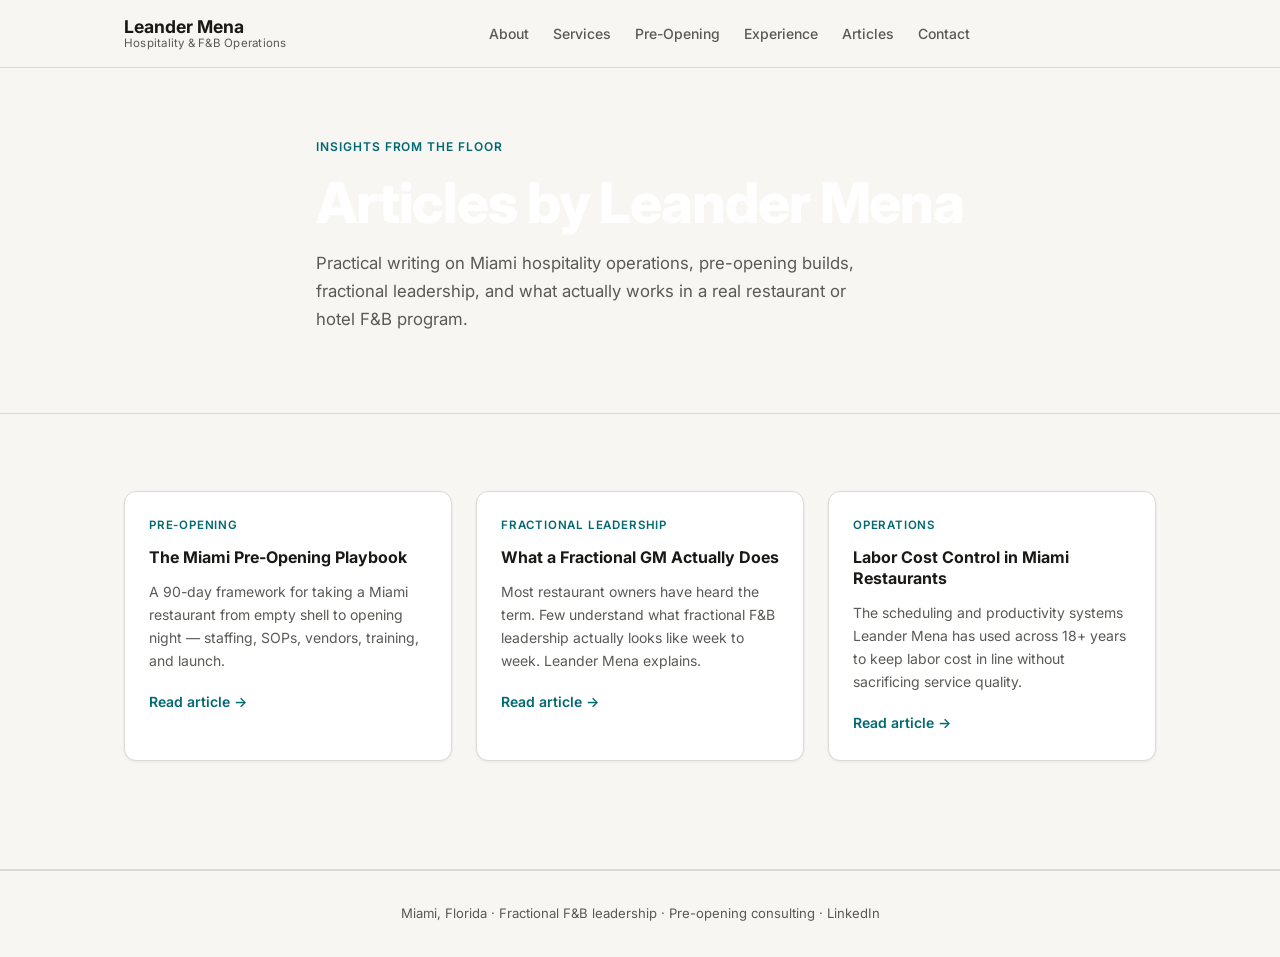
<file: blog/index.html>
<!DOCTYPE html>
<html lang="en">
<head>
  <meta charset="UTF-8" />
  <meta name="viewport" content="width=device-width, initial-scale=1.0" />
  <title>Articles by Leander Mena | Miami Hospitality Consulting</title>
  <meta name="description" content="Practical articles on pre-opening restaurant launches, fractional F&B leadership, labor cost control, and operations in Miami by Leander Mena." />
  <link rel="canonical" href="https://www.leandermena.com/blog/" />
  <link rel="preconnect" href="https://fonts.googleapis.com" />
  <link rel="preconnect" href="https://fonts.gstatic.com" crossorigin />
  <link href="https://fonts.googleapis.com/css2?family=Inter:wght@400;500;600;700;800&display=swap" rel="stylesheet" />
  <link rel="stylesheet" href="../style.css" />
</head>
<body>
  <header class="site-header">
    <div class="container nav">
      <a class="brand" href="../index.html">Leander Mena<small>Hospitality &amp; F&amp;B Operations</small></a>
      <nav class="nav-links">
        <a href="../about.html">About</a>
        <a href="../services.html">Services</a>
        <a href="../pre-opening.html">Pre-Opening</a>
        <a href="../experience.html">Experience</a>
        <a href="index.html" aria-current="page">Articles</a>
        <a href="../contact.html">Contact</a>
      </nav>
    </div>
  </header>

  <main>
    <section class="hero" style="min-height:30vh">
      <div class="container">
        <span class="kicker">Insights from the floor</span>
        <h1>Articles by Leander Mena</h1>
        <p class="lead">Practical writing on Miami hospitality operations, pre-opening builds,
        fractional leadership, and what actually works in a real restaurant or hotel F&amp;B program.</p>
      </div>
    </section>

    <section class="section">
      <div class="container">
        <div class="grid-3">

          <article class="card">
            <div class="eyebrow">Pre-Opening</div>
            <h3>The Miami Pre-Opening Playbook</h3>
            <p>A 90-day framework for taking a Miami restaurant from empty shell to opening
            night &mdash; staffing, SOPs, vendors, training, and launch.</p>
            <a href="miami-pre-opening-playbook.html">Read article &rarr;</a>
          </article>

          <article class="card">
            <div class="eyebrow">Fractional Leadership</div>
            <h3>What a Fractional GM Actually Does</h3>
            <p>Most restaurant owners have heard the term. Few understand what fractional F&amp;B
            leadership actually looks like week to week. Leander Mena explains.</p>
            <a href="what-fractional-gm-does.html">Read article &rarr;</a>
          </article>

          <article class="card">
            <div class="eyebrow">Operations</div>
            <h3>Labor Cost Control in Miami Restaurants</h3>
            <p>The scheduling and productivity systems Leander Mena has used across 18+ years
            to keep labor cost in line without sacrificing service quality.</p>
            <a href="labor-cost-control-miami-restaurants.html">Read article &rarr;</a>
          </article>

        </div>
      </div>
    </section>
  </main>

  <footer class="footer">
    <div class="container">
      Miami, Florida &middot; Fractional F&amp;B leadership &middot; Pre-opening consulting
      &middot; <a href="https://www.linkedin.com/in/leandermena/" target="_blank" rel="noopener noreferrer">LinkedIn</a>
    </div>
  </footer>

  <script defer src="https://static.cloudflareinsights.com/beacon.min.js"
    data-cf-beacon='{"token":"7b5059dd6be246989c9476796a91cc74"}'></script>
</body>
</html>
</file>
<file: style.css>
/* ============================================================
   LEANDER MENA — UNIFIED STYLESHEET
   leandermena.com | Miami F&B Consulting
   ============================================================ */

*, *::before, *::after { box-sizing: border-box; margin: 0; padding: 0; }

:root {
  --color-bg:             #f7f6f2;
  --color-surface:        #ffffff;
  --color-text:           #1a1916;
  --color-text-muted:     #5a5955;
  --color-primary:        #01696f;
  --color-primary-hover:  #0c4e54;
  --color-border:         #dcd9d4;
  --color-accent-light:   #cedcd8;
  --font-body:            'Inter', system-ui, sans-serif;
  --space-1: 0.25rem; --space-2: 0.5rem;  --space-3: 0.75rem;
  --space-4: 1rem;    --space-6: 1.5rem;  --space-8: 2rem;
  --space-10: 2.5rem; --space-12: 3rem;   --space-16: 4rem;
  --radius-sm: 0.375rem; --radius-md: 0.5rem; --radius-lg: 0.75rem;
  --shadow-sm: 0 1px 3px rgba(26,25,22,0.07);
  --shadow-md: 0 4px 14px rgba(26,25,22,0.10);
  --content-default: 1080px;
  --content-narrow:  720px;
}

html {
  scroll-behavior: smooth;
  -webkit-font-smoothing: antialiased;
  -moz-osx-font-smoothing: grayscale;
}

body {
  font-family: var(--font-body);
  font-size: 1rem;
  line-height: 1.65;
  color: var(--color-text);
  background: var(--color-bg);
  min-height: 100dvh;
}

img { display: block; max-width: 100%; height: auto; }
a   { color: var(--color-primary); text-decoration: none; }
a:hover { color: var(--color-primary-hover); text-decoration: underline; }

/* ---- LAYOUT ---- */
.container {
  max-width: var(--content-default);
  margin-inline: auto;
  padding-inline: var(--space-6);
}

/* ---- HEADER ---- */
.site-header {
  position: sticky; top: 0; z-index: 100;
  background: rgba(247,246,242,0.96);
  backdrop-filter: blur(8px);
  border-bottom: 1px solid var(--color-border);
  padding-block: var(--space-4);
}
.nav {
  display: flex;
  align-items: center;
  justify-content: space-between;
  gap: var(--space-4);
}
.brand {
  font-weight: 700; font-size: 1.1rem;
  color: var(--color-text); text-decoration: none;
  display: flex; flex-direction: column; line-height: 1.2;
}
.brand small {
  font-size: 0.72rem; font-weight: 400;
  color: var(--color-text-muted); letter-spacing: 0.02em;
}
.nav-links { display: flex; gap: var(--space-6); flex-wrap: wrap; }
.nav-links a {
  font-size: 0.875rem; font-weight: 500;
  color: var(--color-text-muted); text-decoration: none;
  transition: color 180ms ease;
}
.nav-links a:hover { color: var(--color-primary); text-decoration: none; }

/* ---- LEGACY HEADER (inner pages) ---- */
header {
  background: rgba(247,246,242,0.96);
  backdrop-filter: blur(8px);
  border-bottom: 1px solid var(--color-border);
  padding: var(--space-4) var(--space-6);
  position: sticky; top: 0; z-index: 100;
}
header nav {
  max-width: var(--content-default);
  margin-inline: auto;
  display: flex;
  align-items: center;
  justify-content: space-between;
  gap: var(--space-4);
}
header nav .logo, header nav a.logo {
  font-weight: 700; font-size: 1.1rem;
  color: var(--color-text); text-decoration: none;
}
header nav ul {
  display: flex; gap: var(--space-6);
  list-style: none; flex-wrap: wrap;
}
header nav ul li a {
  font-size: 0.875rem; font-weight: 500;
  color: var(--color-text-muted); text-decoration: none;
  transition: color 180ms ease;
}
header nav ul li a:hover { color: var(--color-primary); }

/* ---- FOOTER ---- */
.footer {
  padding-block: var(--space-8);
  border-top: 1px solid var(--color-border);
  font-size: 0.82rem; color: var(--color-text-muted);
}
.footer a { color: var(--color-text-muted); }
.footer a:hover { color: var(--color-primary); text-decoration: underline; }

footer {
  border-top: 1px solid var(--color-border);
  padding: var(--space-8) var(--space-6);
  font-size: 0.82rem; color: var(--color-text-muted);
  text-align: center;
}
footer a { color: var(--color-text-muted); }
footer a:hover { color: var(--color-primary); text-decoration: underline; }

/* ---- HERO (homepage) ---- */
.hero {
  padding-block: clamp(3rem, 8vw, 7rem);
  background: var(--color-bg);
  border-bottom: 1px solid var(--color-border);
}
.hero-grid {
  display: grid;
  grid-template-columns: 1fr 1fr;
  gap: var(--space-12);
  align-items: start;
}
.kicker {
  display: inline-block; font-size: 0.75rem; font-weight: 600;
  letter-spacing: 0.08em; text-transform: uppercase;
  color: var(--color-primary); margin-bottom: var(--space-4);
}
.hero h1 {
  font-size: clamp(1.75rem, 3.5vw, 2.75rem);
  font-weight: 800; line-height: 1.15;
  letter-spacing: -0.02em; color: var(--color-text);
  margin-bottom: var(--space-4); max-width: 36ch;
}
.lead {
  font-size: 1.05rem; color: var(--color-text-muted);
  max-width: 52ch; margin-bottom: var(--space-8);
}
.hero-card {
  background: var(--color-surface);
  border: 1px solid var(--color-border);
  border-radius: var(--radius-lg);
  padding: var(--space-8);
  box-shadow: var(--shadow-md);
}
.eyebrow {
  font-size: 0.72rem; font-weight: 600;
  letter-spacing: 0.07em; text-transform: uppercase;
  color: var(--color-primary); margin-bottom: var(--space-3);
}
.hero-card h3 {
  font-size: 1.15rem; font-weight: 700;
  margin-bottom: var(--space-3); line-height: 1.3;
}
.hero-card p {
  font-size: 0.9rem; color: var(--color-text-muted);
  margin-bottom: var(--space-6);
}
.metric {
  display: grid; grid-template-columns: 1fr 1fr;
  gap: var(--space-4);
  border-top: 1px solid var(--color-border);
  padding-top: var(--space-6);
}
.metric div  { display: flex; flex-direction: column; gap: 2px; }
.metric strong { font-size: 1.4rem; font-weight: 800; color: var(--color-primary); line-height: 1; }
.metric span   { font-size: 0.75rem; color: var(--color-text-muted); }

/* ---- HERO (inner pages — full-bleed cover) ---- */
section.hero {
  min-height: 54vh;
  display: flex; flex-direction: column;
  justify-content: flex-end;
  padding: var(--space-16) var(--space-6) var(--space-12);
  color: #fff;
  position: relative;
}
section.hero .hero-eyebrow {
  font-size: 0.75rem; font-weight: 600;
  letter-spacing: 0.1em; text-transform: uppercase;
  opacity: 0.8; margin-bottom: var(--space-3);
}
section.hero h1 {
  font-size: clamp(2rem, 5vw, 3.5rem);
  font-weight: 800; line-height: 1.1;
  color: #fff; max-width: 22ch;
  margin-bottom: var(--space-4);
}
section.hero .divider {
  width: 56px; height: 3px;
  background: var(--color-accent-light);
  margin-bottom: var(--space-4);
}
section.hero .subtitle {
  font-size: 1.1rem; font-weight: 600;
  opacity: 0.92; margin-bottom: var(--space-3);
}
section.hero .tagline {
  font-size: 0.95rem; opacity: 0.8; max-width: 54ch;
}

/* ---- BAND ---- */
.band { background: var(--color-primary); padding-block: var(--space-4); }
.band-list {
  display: flex; flex-wrap: wrap;
  gap: var(--space-6); justify-content: center;
}
.band-list span {
  font-size: 0.8rem; font-weight: 600;
  letter-spacing: 0.06em; text-transform: uppercase;
  color: #fff; opacity: 0.9;
}

/* ---- SECTIONS ---- */
.section {
  padding-block: clamp(3rem, 6vw, 5rem);
  border-bottom: 1px solid var(--color-border);
}
.section h2 {
  font-size: clamp(1.4rem, 2.5vw, 2rem);
  font-weight: 800; letter-spacing: -0.02em;
  margin-bottom: var(--space-3);
}
.section-intro {
  font-size: 1rem; color: var(--color-text-muted);
  max-width: 62ch; margin-bottom: var(--space-8);
}

/* ---- GRIDS ---- */
.grid-3 {
  display: grid; grid-template-columns: repeat(3, 1fr);
  gap: var(--space-6); margin-bottom: var(--space-8);
}
.grid-2 {
  display: grid; grid-template-columns: 1fr 1fr;
  gap: var(--space-6);
}

/* ---- CARDS ---- */
.card {
  background: var(--color-surface);
  border: 1px solid var(--color-border);
  border-radius: var(--radius-lg);
  padding: var(--space-6);
  box-shadow: var(--shadow-sm);
  transition: box-shadow 180ms ease, transform 180ms ease;
}
.card:hover { box-shadow: var(--shadow-md); transform: translateY(-2px); }
.card h3   { font-size: 1rem; font-weight: 700; margin-bottom: var(--space-3); line-height: 1.3; }
.card p    { font-size: 0.875rem; color: var(--color-text-muted); margin-bottom: var(--space-4); }
.card a    { font-size: 0.875rem; font-weight: 600; }

/* ---- BUTTONS ---- */
.btn {
  display: inline-flex; align-items: center; gap: var(--space-2);
  padding: 0.625rem 1.25rem; border-radius: var(--radius-md);
  font-size: 0.875rem; font-weight: 600;
  text-decoration: none;
  transition: background 180ms ease, color 180ms ease, border-color 180ms ease;
  cursor: pointer; border: 1.5px solid transparent;
}
.btn-primary {
  background: var(--color-primary); color: #fff;
  border-color: var(--color-primary);
}
.btn-primary:hover {
  background: var(--color-primary-hover); border-color: var(--color-primary-hover);
  color: #fff; text-decoration: none;
}
.btn-secondary {
  background: transparent; color: var(--color-primary);
  border-color: var(--color-primary);
}
.btn-secondary:hover {
  background: var(--color-accent-light);
  color: var(--color-primary-hover); text-decoration: none;
}
.inline-cta {
  display: flex; gap: var(--space-3);
  flex-wrap: wrap; align-items: center;
}

/* ---- CTA PANELS ---- */
.cta-panel {
  background: var(--color-surface);
  border: 1px solid var(--color-border);
  border-radius: var(--radius-lg);
  padding: var(--space-8);
}
.cta-panel h2  { font-size: 1.35rem; font-weight: 800; margin-bottom: var(--space-4); }
.cta-panel p   { color: var(--color-text-muted); margin-bottom: var(--space-6); }
.list { list-style: none; margin-bottom: var(--space-6); display: flex; flex-direction: column; gap: var(--space-3); }
.list li {
  font-size: 0.9rem; color: var(--color-text-muted);
  padding-left: var(--space-4); position: relative;
}
.list li::before { content: '→'; position: absolute; left: 0; color: var(--color-primary); font-weight: 600; }

/* ---- CONTENT PAGES (inner pages) ---- */
.content-page {
  max-width: var(--content-narrow);
  margin-inline: auto;
  padding: clamp(2rem, 6vw, 4rem) var(--space-6);
}
.content-page h1 {
  font-size: clamp(1.6rem, 3vw, 2.25rem);
  font-weight: 800; letter-spacing: -0.02em; margin-bottom: var(--space-4);
}
.content-page h2 {
  font-size: 1.35rem; font-weight: 700;
  margin-top: var(--space-8); margin-bottom: var(--space-3);
}
.content-page h3 {
  font-size: 1.05rem; font-weight: 700;
  margin-top: var(--space-6); margin-bottom: var(--space-2);
  letter-spacing: 0.04em; text-transform: uppercase;
  color: var(--color-primary);
}
.content-page p  { margin-bottom: var(--space-4); color: var(--color-text-muted); max-width: 68ch; }
.content-page ul, .content-page ol { margin-bottom: var(--space-4); padding-left: var(--space-6); }
.content-page li { margin-bottom: var(--space-2); color: var(--color-text-muted); }

/* profile photo */
.page-photo {
  float: right;
  margin: 0 0 var(--space-6) var(--space-8);
  width: clamp(160px, 28%, 260px);
}
.page-photo img {
  width: 100%;
  border-radius: var(--radius-lg);
  box-shadow: var(--shadow-md);
}
.dateline {
  display: block;
  font-size: 0.72rem; font-weight: 700;
  letter-spacing: 0.1em; text-transform: uppercase;
  color: var(--color-text-muted);
  margin-bottom: var(--space-6);
}

/* ---- PAGE HEADER BLOCK ---- */
.page-header {
  padding-block: clamp(2.5rem, 6vw, 5rem);
  border-bottom: 1px solid var(--color-border);
  margin-bottom: var(--space-12);
}
.page-header h1 {
  font-size: clamp(1.75rem, 3.5vw, 2.75rem);
  font-weight: 800; letter-spacing: -0.02em;
  max-width: 36ch; margin-bottom: var(--space-3);
}
.page-header p {
  font-size: 1.05rem; color: var(--color-text-muted); max-width: 54ch;
}

/* ---- EXPERIENCE / ROLES ---- */
.role-list { display: flex; flex-direction: column; gap: var(--space-6); }
.role {
  border-left: 3px solid var(--color-accent-light);
  padding-left: var(--space-6);
}
.role-meta {
  font-size: 0.78rem; font-weight: 600;
  letter-spacing: 0.06em; text-transform: uppercase;
  color: var(--color-primary); margin-bottom: var(--space-1);
}
.role h3   { font-size: 1.05rem; font-weight: 700; margin-bottom: var(--space-2); }
.role p    { font-size: 0.9rem; color: var(--color-text-muted); max-width: 62ch; }

.skills-wall { display: flex; flex-wrap: wrap; gap: var(--space-2); margin-top: var(--space-4); }
.skill-tag {
  font-size: 0.78rem; font-weight: 600;
  background: var(--color-accent-light); color: var(--color-primary);
  padding: 0.25rem 0.65rem; border-radius: var(--radius-sm);
}

/* ---- CONTACT FORM ---- */
.contact-form { display: flex; flex-direction: column; gap: var(--space-4); max-width: 560px; }
.form-group   { display: flex; flex-direction: column; gap: var(--space-2); }
.form-group label { font-size: 0.85rem; font-weight: 600; color: var(--color-text); }
.form-group input,
.form-group select,
.form-group textarea {
  font-family: var(--font-body); font-size: 0.9rem;
  padding: 0.6rem 0.85rem;
  border: 1.5px solid var(--color-border);
  border-radius: var(--radius-md);
  background: var(--color-surface); color: var(--color-text);
  transition: border-color 180ms ease; outline: none;
}
.form-group input:focus,
.form-group select:focus,
.form-group textarea:focus {
  border-color: var(--color-primary);
  box-shadow: 0 0 0 3px rgba(1,105,111,0.12);
}
.form-group textarea { resize: vertical; min-height: 120px; }

/* ---- BLOG / ARTICLES ---- */
.article-header {
  padding-block: clamp(2.5rem, 6vw, 5rem);
  border-bottom: 1px solid var(--color-border);
  max-width: var(--content-narrow);
  margin-inline: auto; padding-inline: var(--space-6);
}
.article-body {
  max-width: var(--content-narrow);
  margin-inline: auto;
  padding: clamp(2rem, 5vw, 4rem) var(--space-6);
}
.article-body h2 { font-size: 1.35rem; font-weight: 700; margin-top: var(--space-8); margin-bottom: var(--space-3); }
.article-body h3 { font-size: 1.05rem; font-weight: 700; margin-top: var(--space-6); margin-bottom: var(--space-2); }
.article-body p  { margin-bottom: var(--space-4); color: var(--color-text-muted); max-width: 68ch; }
.article-body ul, .article-body ol { padding-left: var(--space-6); margin-bottom: var(--space-4); }
.article-body li { margin-bottom: var(--space-2); color: var(--color-text-muted); }

/* ---- PHILOSOPHY PILLARS ---- */
.pillars { display: grid; grid-template-columns: repeat(auto-fill, minmax(220px, 1fr)); gap: var(--space-6); margin-top: var(--space-8); }
.pillar {
  background: var(--color-surface);
  border: 1px solid var(--color-border);
  border-radius: var(--radius-lg);
  padding: var(--space-6);
}
.pillar h3 { font-size: 1rem; font-weight: 700; margin-bottom: var(--space-3); color: var(--color-primary); }
.pillar p  { font-size: 0.875rem; color: var(--color-text-muted); }

/* ---- RESPONSIVE ---- */
@media (max-width: 900px) {
  .hero-grid    { grid-template-columns: 1fr; }
  .grid-3       { grid-template-columns: 1fr 1fr; }
  .grid-2       { grid-template-columns: 1fr; }
  .page-photo   { float: none; width: 100%; max-width: 280px; margin: 0 0 var(--space-6) 0; }
}
@media (max-width: 600px) {
  .nav-links    { display: none; }
  header nav ul { display: none; }
  .grid-3       { grid-template-columns: 1fr; }
  .metric       { grid-template-columns: 1fr 1fr; }
  .inline-cta   { flex-direction: column; align-items: flex-start; }
  .band-list    { gap: var(--space-3); }
}
</file>
